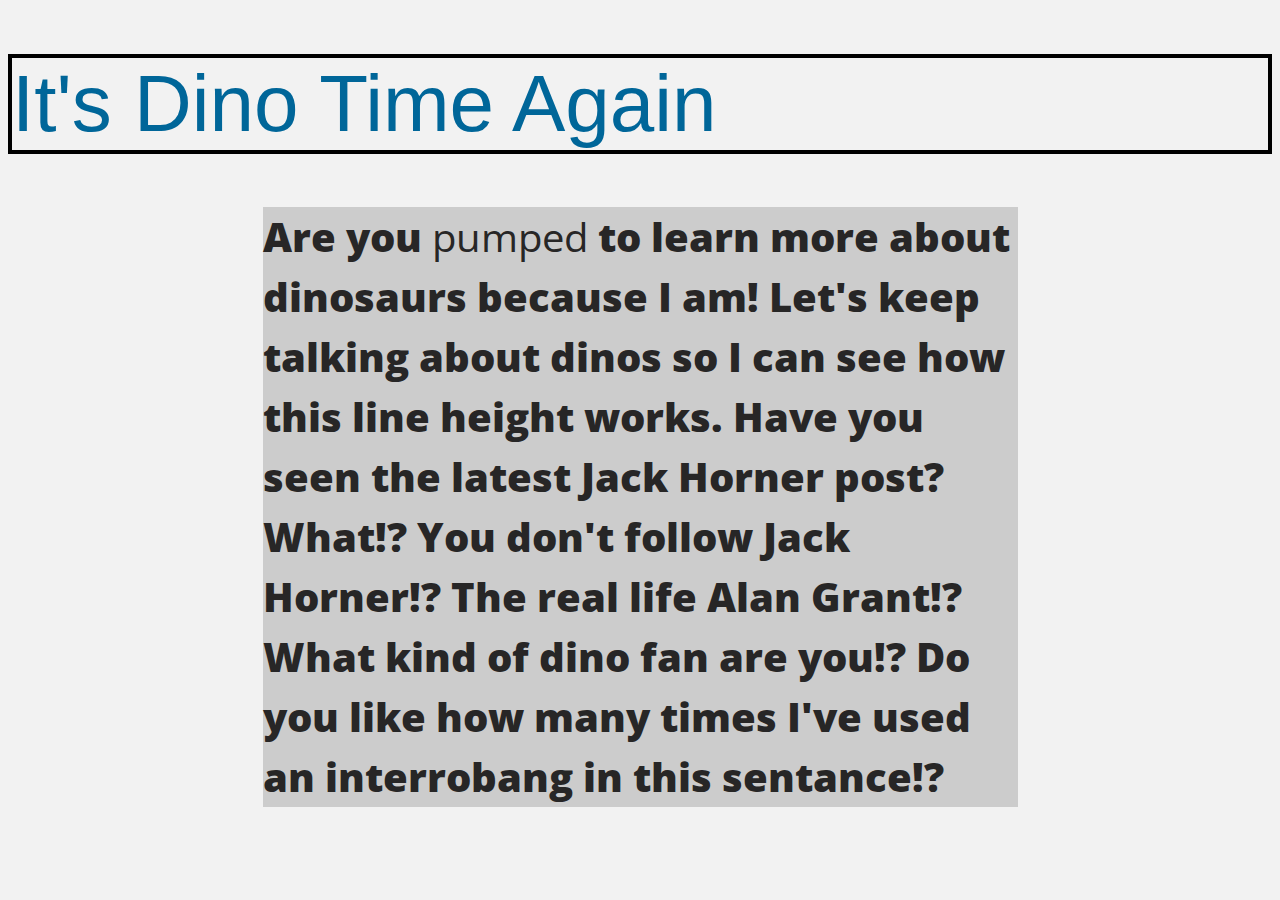
<file: Demos/02-BasicCSS/index.html>
<!doctype html>
<html>
	<head>
		<title>Heck Yeah Dinos!</title>
		<link href='http://fonts.googleapis.com/css?family=Open+Sans:400italic,800,400' rel='stylesheet' type='text/css'>
	</head>
	<style>
		body {
			background:#f2f2f2;
			color: #272626;
		}
		h1 {
			color: #006699;
			font-size: 80px;
			font-weight:lighter;
			font-family: Ubuntu, Helvetica, Arial, sans-serif;
			border: solid 4px black;
		}
		em {
			font-style: normal;
			font-weight: 400;
		}
		p {
			font-size: 40px;
			font-family: 'Open Sans', sans-serif;
			font-weight: 800;
			line-height: 1.5;
		}

		.container {
		width: 755px;
		background: #cccccc;
		margin: 0 auto;
		}



	</style>
	<body>
	<h1>It's Dino Time Again</h1>
	<div class="container">
		<p>Are you <em>pumped</em> to learn more about dinosaurs because I am! Let's keep talking about dinos so I can see how this line height works. Have you seen the latest Jack Horner post? What!? You don't follow Jack Horner!? The real life Alan Grant!? What kind of dino fan are you!? Do you like how many times I've used an interrobang in this sentance!? </p>
		
	</div>

	</body>

</html>
</file>
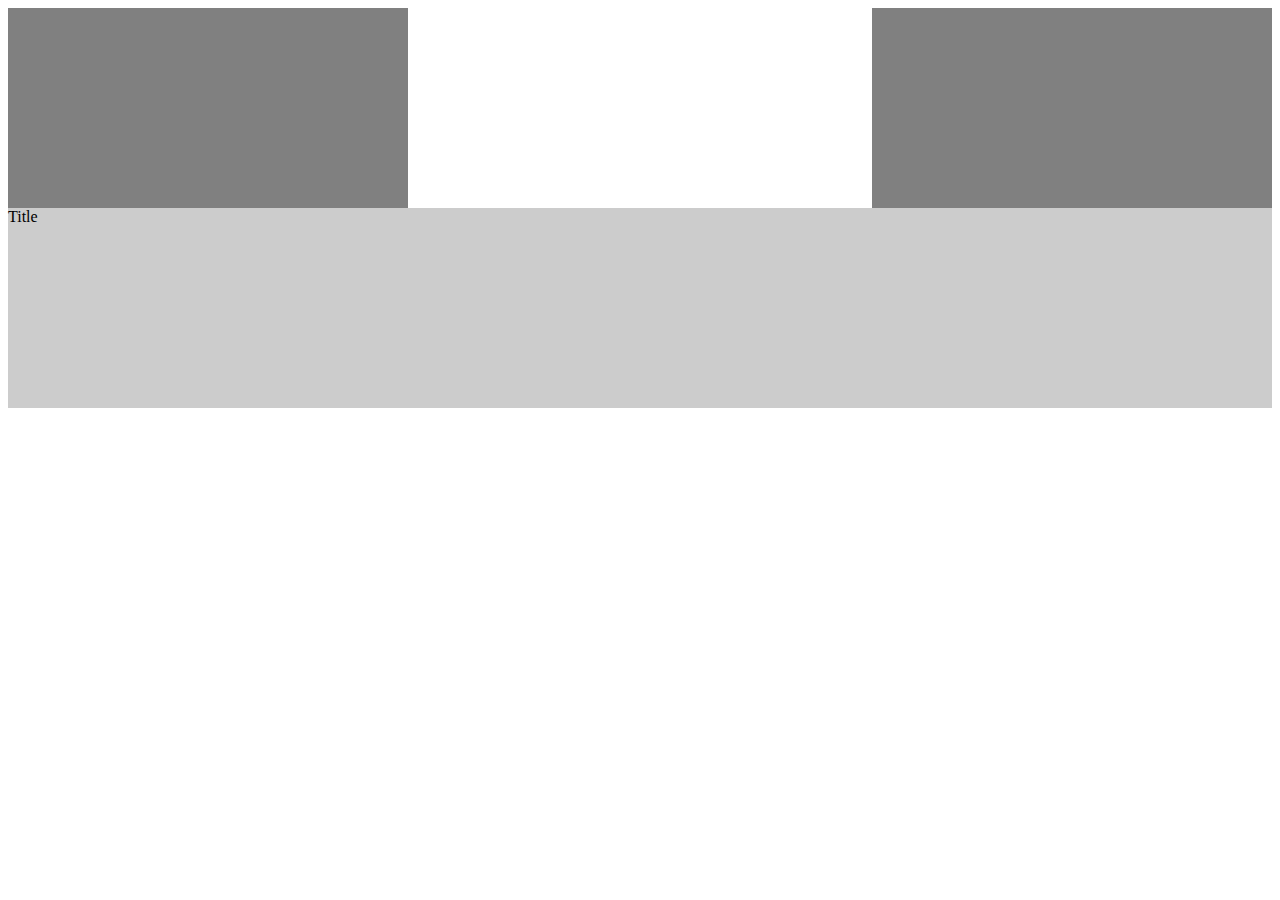
<file: Demos/03-MoreCSS/index.html>
<!doctype html>
<html>
	<head>
		<title>CSS Demo</title>
		<link href="css/master.css" rel="stylesheet"> 
	</head>

	<body>
	<!--- <div class="box"></div> -->
	
	<!-- <a href="#" class="logo">Jurassic Park</a> -->

	<div class="clearfix"> 
		<div class="square left"></div>
		<div class="square right"></div>
	</div>
	<div class="clearfix"> 
		<div class="square left"></div>
		<div class="square right"></div>
	</div>


	<div class="bar">Title</div>

	</head>
	<body>



	</body>
</html>
</file>
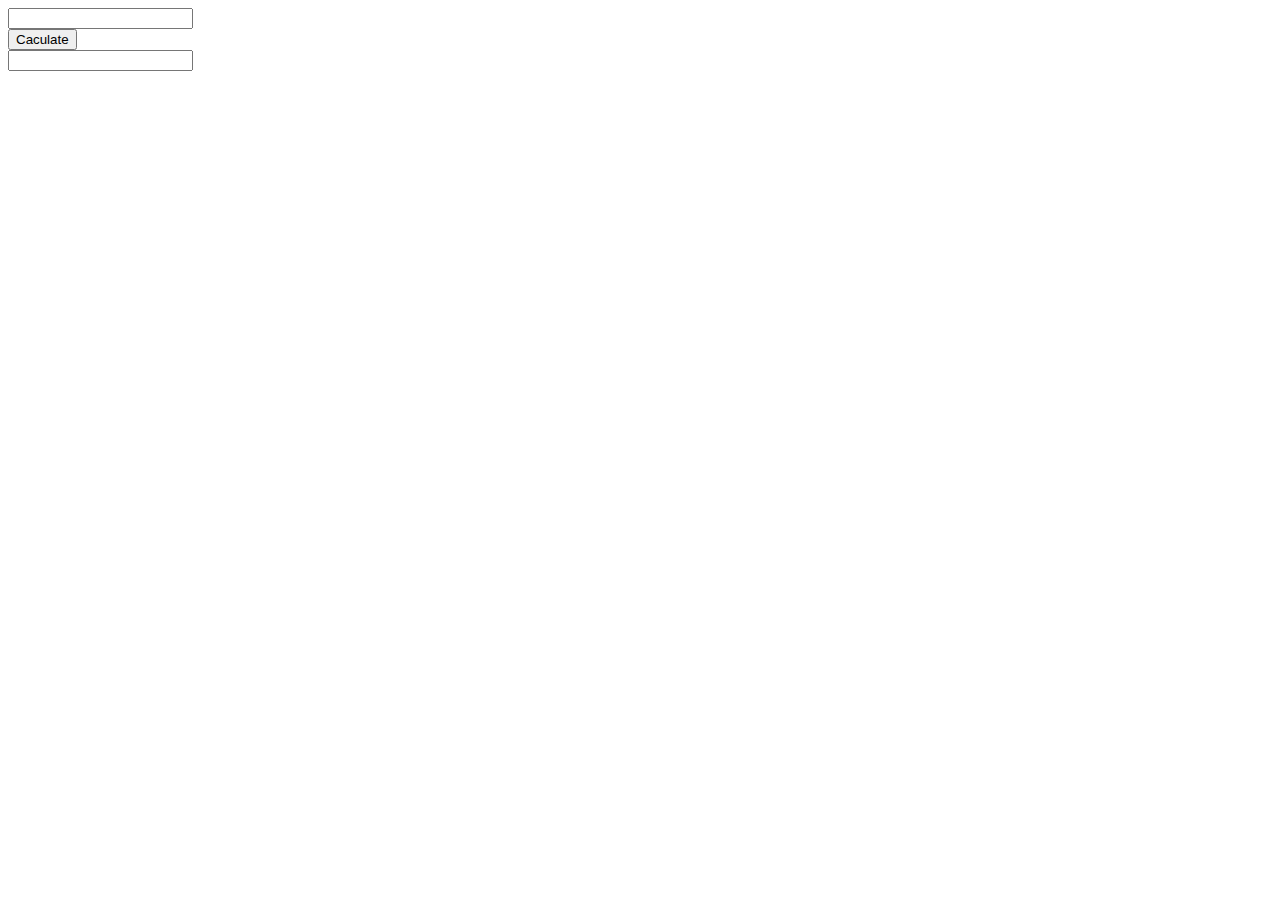
<file: Demos/04-Javascript/index.html>
<!doctype html>
<html>
	<head>
		<title>JS Demo</title>

		<script src="js/jquery-1.11.2.min.js"></script>
		<script src="js/main.js"></script>
	</head>
	<body>
		<input type="text" id="input" length="300"> 
		<br>
		<button id="button">Caculate</button>
		<br>
		<input type="text" id="output" length="100"> 

	</body>
</html>
</file>
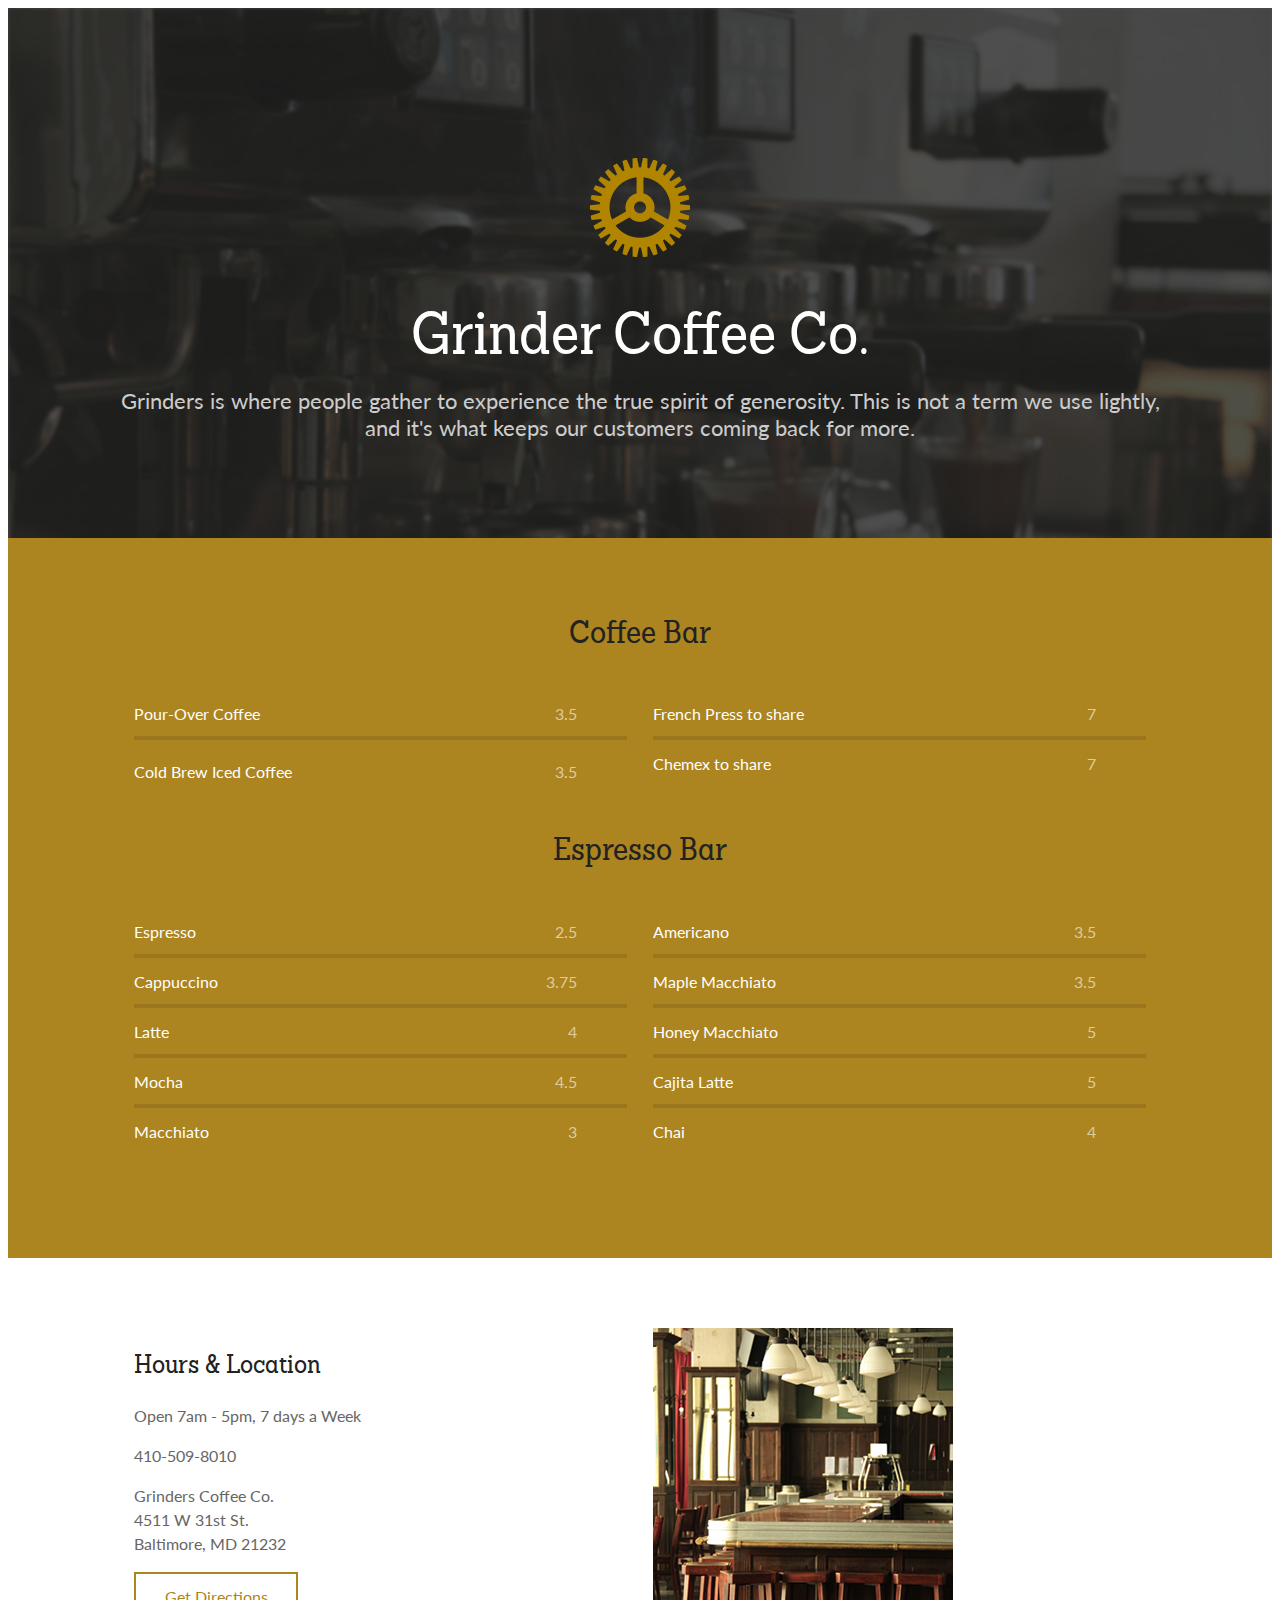
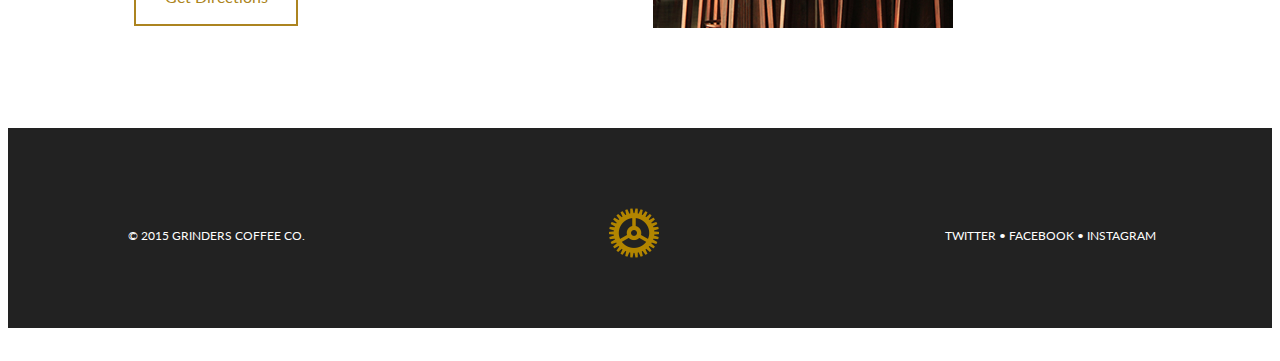
<file: Projects/03-CoffeeShop/index.html>
<!doctype html>
<html>
	<head>
		<title>Grinders Coffee Co.</title>
		<link href="master.css" rel="stylesheet">
		<link href='http://fonts.googleapis.com/css?family=Lato' rel='stylesheet' type='text/css'>
		<!--
/**
 * @license
 * MyFonts Webfont Build ID 2969105, 2015-02-10T01:44:16-0500
 * 
 * The fonts listed in this notice are subject to the End User License
 * Agreement(s) entered into by the website owner. All other parties are 
 * explicitly restricted from using the Licensed Webfonts(s).
 * 
 * You may obtain a valid license at the URLs below.
 * 
 * Webfont: SanchezCondensed by Latinotype
 * URL: http://www.myfonts.com/fonts/latinotype/sanchez-condensed/regular/
 * Copyright: Copyright (c) 2012 by Daniel hern&#x00C3;&#x00A1;ndez. All rights
 * reserved.
 * Licensed pageviews: 10,000
 * 
 * 
 * License: http://www.myfonts.com/viewlicense?type=web&buildid=2969105
 * 
 * © 2015 MyFonts Inc
*/

	-->
	<link rel="stylesheet" type="text/css" href="MyFontsWebfontsKit.css">

	</head>

	<header>
		<div class="main">
			<img src="images/logo_large.png" alt="Grinder Coffee Co">
			<h1> Grinder Coffee Co. </h1>
			<p class="main"> Grinders is where people gather to experience the true spirit of generosity. This is not a term we use lightly, and it&#39;s what keeps our customers coming back for more.</p>
		</div>
	</header>
	<section class="menu">
		<div class="menuhead">
			<h2> Coffee Bar </h2>
		</div>
		<div class="clearfix">
			<div class="coffee left">
				<dl>
					<dt> Pour-Over Coffee </dt>
					<dd> 3.5 </dd>
				</dl>
					<br><hr>
				<dl>
					<dt> Cold Brew Iced Coffee </dt>
					<dd> 3.5 </dd>
				</dl>
			</div>
			<div class="coffee right">
				<dl>
					<dt> French Press to share </dt>
					<dd> 7 </dd>
					<br><hr>
					<dt> Chemex to share </dt>
					<dd> 7 </dd>
				</dl>
			</div>
		</div>
		<div class="menuhead espresso">
			<h2> Espresso Bar </h2>
		</div>
		<div class="clearfix">
			<div class="coffee left">
				<dl>
					<dt> Espresso </dt>
					<dd> 2.5 </dd>
					<br><hr>
					<dt> Cappuccino </dt>
					<dd> 3.75 </dd>
					<br><hr>
					<dt> Latte </dt>
					<dd> 4 </dd>
					<br><hr>
					<dt> Mocha </dt>
					<dd> 4.5 </dd>
					<br><hr>
					<dt> Macchiato </dt>
					<dd> 3 </dd>
				</dl>
			</div>
		</div>
			<div class="coffee right">
				<dl>
					<dt> Americano </dt>
					<dd> 3.5 </dd>
					<br><hr>
					<dt> Maple Macchiato </dt>
					<dd> 3.5 </dd>
					<br><hr>
					<dt> Honey Macchiato </dt>
					<dd> 5 </dd>
					<br><hr>
					<dt> Cajita Latte </dt>
					<dd> 5 </dd>
					<br><hr>
					<dt> Chai </dt>
					<dd> 4 </dd>
				</dl>
			</div>
	</section>

	<section class="location">
		<div class="clearfix">
			<div class="map left">
				<h3>Hours &amp; Location</h3>
				<p>Open 7am - 5pm, 7 days a Week</p>
				<p>410-509-8010</p>
				<p>Grinders Coffee Co.
					<br>4511 W 31st St. 
					<br>Baltimore, MD 21232
				</p>
				<a href="#"><div class="button">
					<p>Get Directions</p>
			</div></a>
		</div>
			<div class="map right">
				<img src="images/location.jpg" alt="photo of store">
			</div>
		</div>
	</section>
	</body> 

	<footer>
		<div class="clearfix">
			<div class="foot">
				&copy; 2015 Grinders Coffee Co.
			</div>
			<div class="foot icon">
				<img src="images/logo_small.png" alt="logo">
			</div>
			<div class="foot">
				Twitter &#8226; Facebook &#8226; Instagram
			</div>
		</div>
	</footer>
</html>
</file>
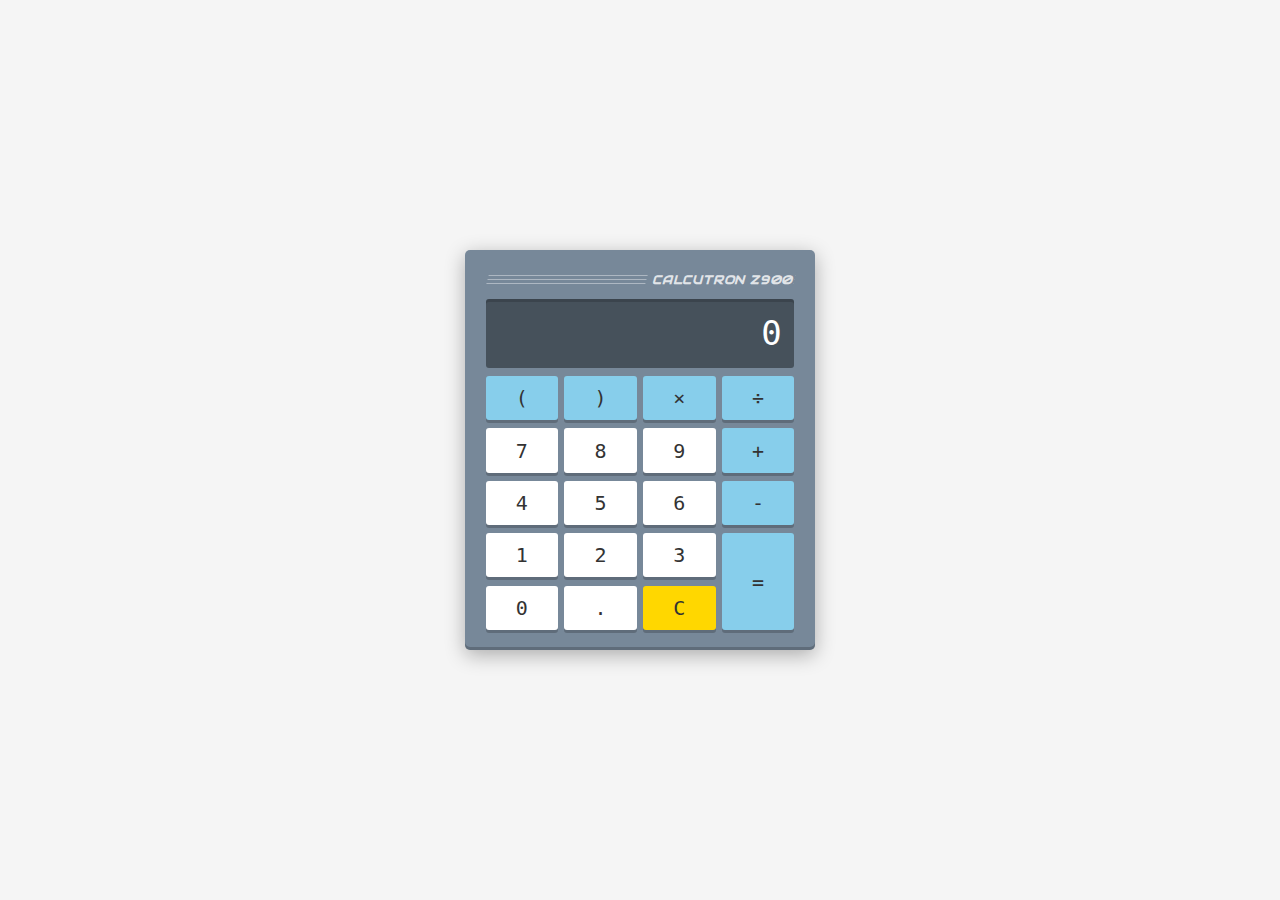
<file: Projects/04-Calculator/index.html>
<!DOCTYPE html>
<html>
	<head>
		<meta name="viewport" content="width=device-width, user-scalable=no">

		<title>Calcutron</title>

		<link href="http://fonts.googleapis.com/css?family=Audiowide" rel="stylesheet">
		<link href="css/main.css" rel="stylesheet">

		<script src="js/jquery-1.11.2.min.js"></script>
		<script src="js/main.js"></script>
	</head>
	<body>
		<div class="calculator">
			<div class="container">
				<header class="header">
					<h1 class="title">Calcutron z900</h1>
				</header>
				<input type="text" name="output" value="0" class="display" readonly>
				<button type="button" class="button operator" data-action="(">(</button>
				<button type="button" class="button operator" data-action=")">)</button>
				<button type="button" class="button operator" data-action="*">&#215;</button>
				<button type="button" class="button operator" data-action="/">&#247;</button>
				<button type="button" class="button digit" data-action="7">7</button>
				<button type="button" class="button digit" data-action="8">8</button>
				<button type="button" class="button digit" data-action="9">9</button>
				<button type="button" class="button operator" data-action="+">+</button>
				<button type="button" class="button digit" data-action="4">4</button>
				<button type="button" class="button digit" data-action="5">5</button>
				<button type="button" class="button digit" data-action="6">6</button>
				<button type="button" class="button operator" data-action="-">-</button>
				<button type="button" class="button digit" data-action="1">1</button>
				<button type="button" class="button digit" data-action="2">2</button>
				<button type="button" class="button digit" data-action="3">3</button>
				<button type="button" class="button tall right equals">=</button>
				<button type="button" class="button digit" data-action="0">0</button>
				<button type="button" class="button digit" data-action=".">.</button>
				<button type="button" class="button clear">C</button>
			</div>
		</div>
	</body>
</html>
</file>
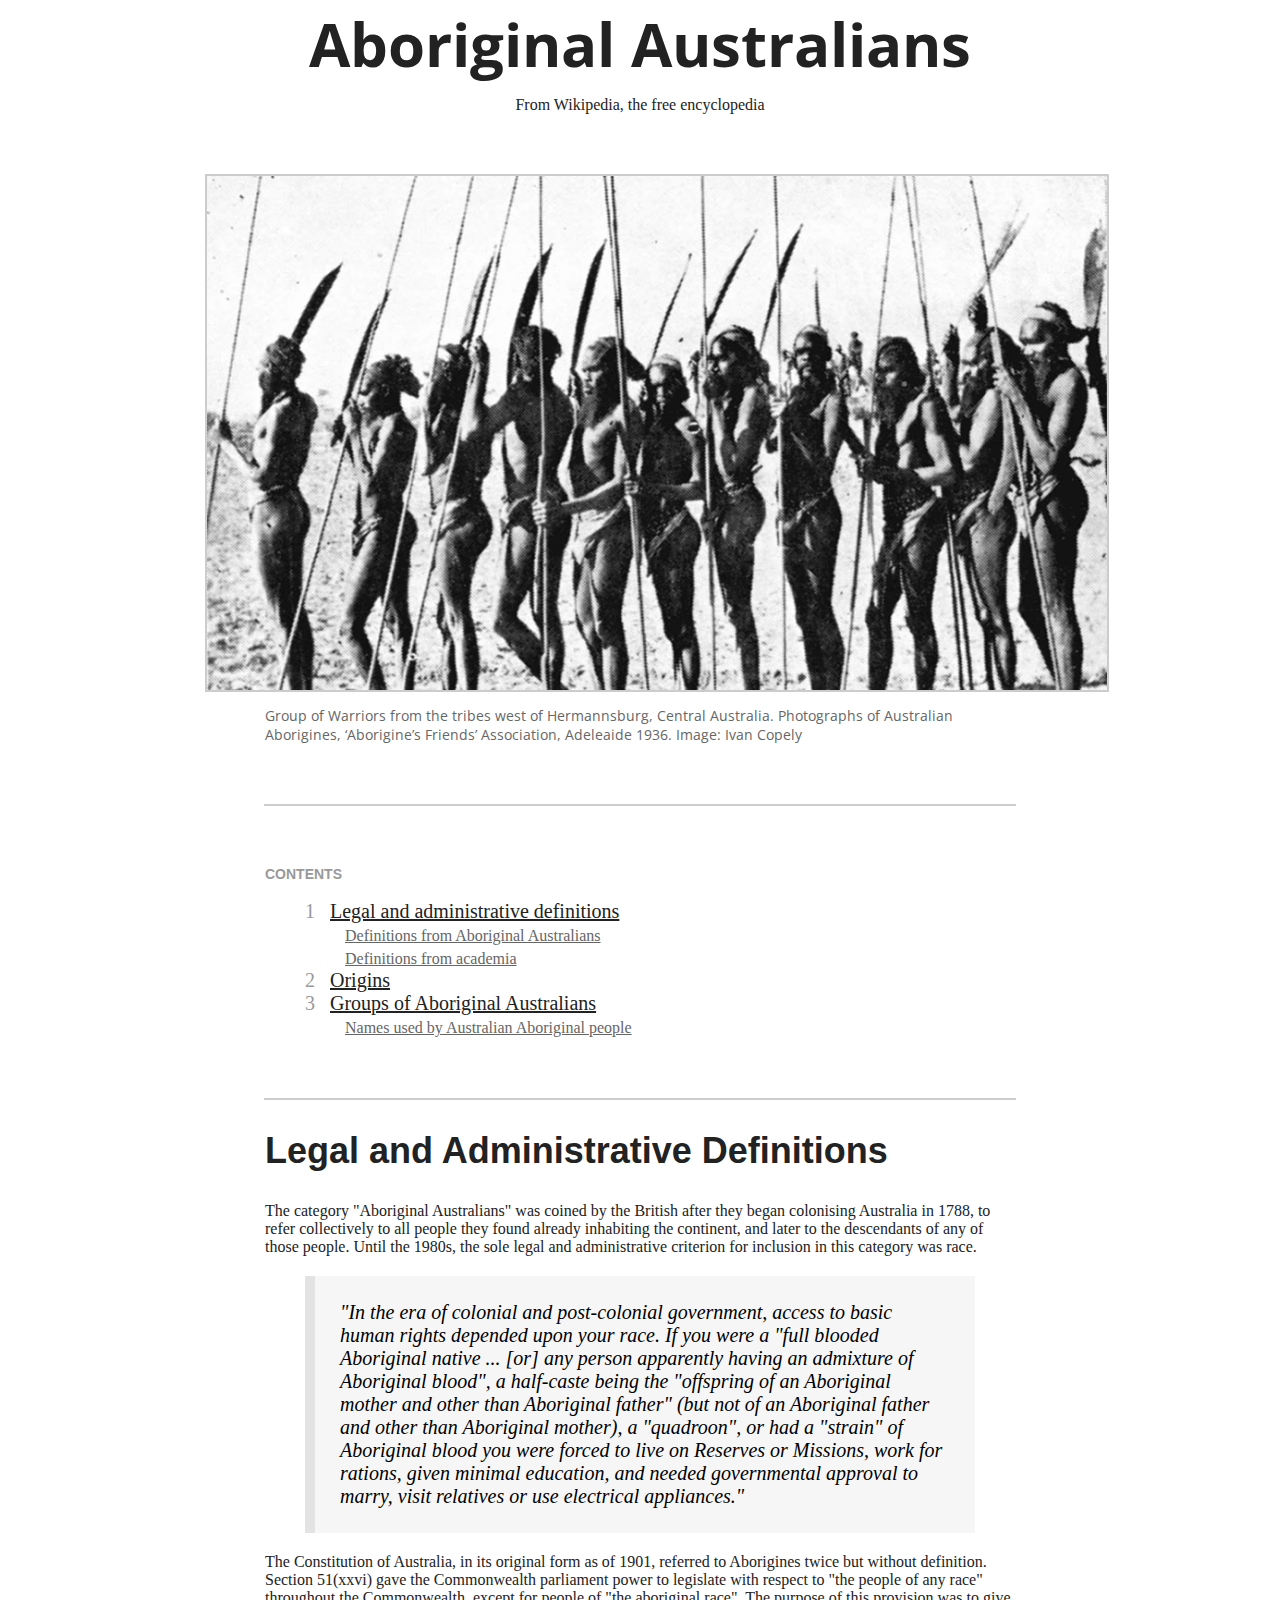
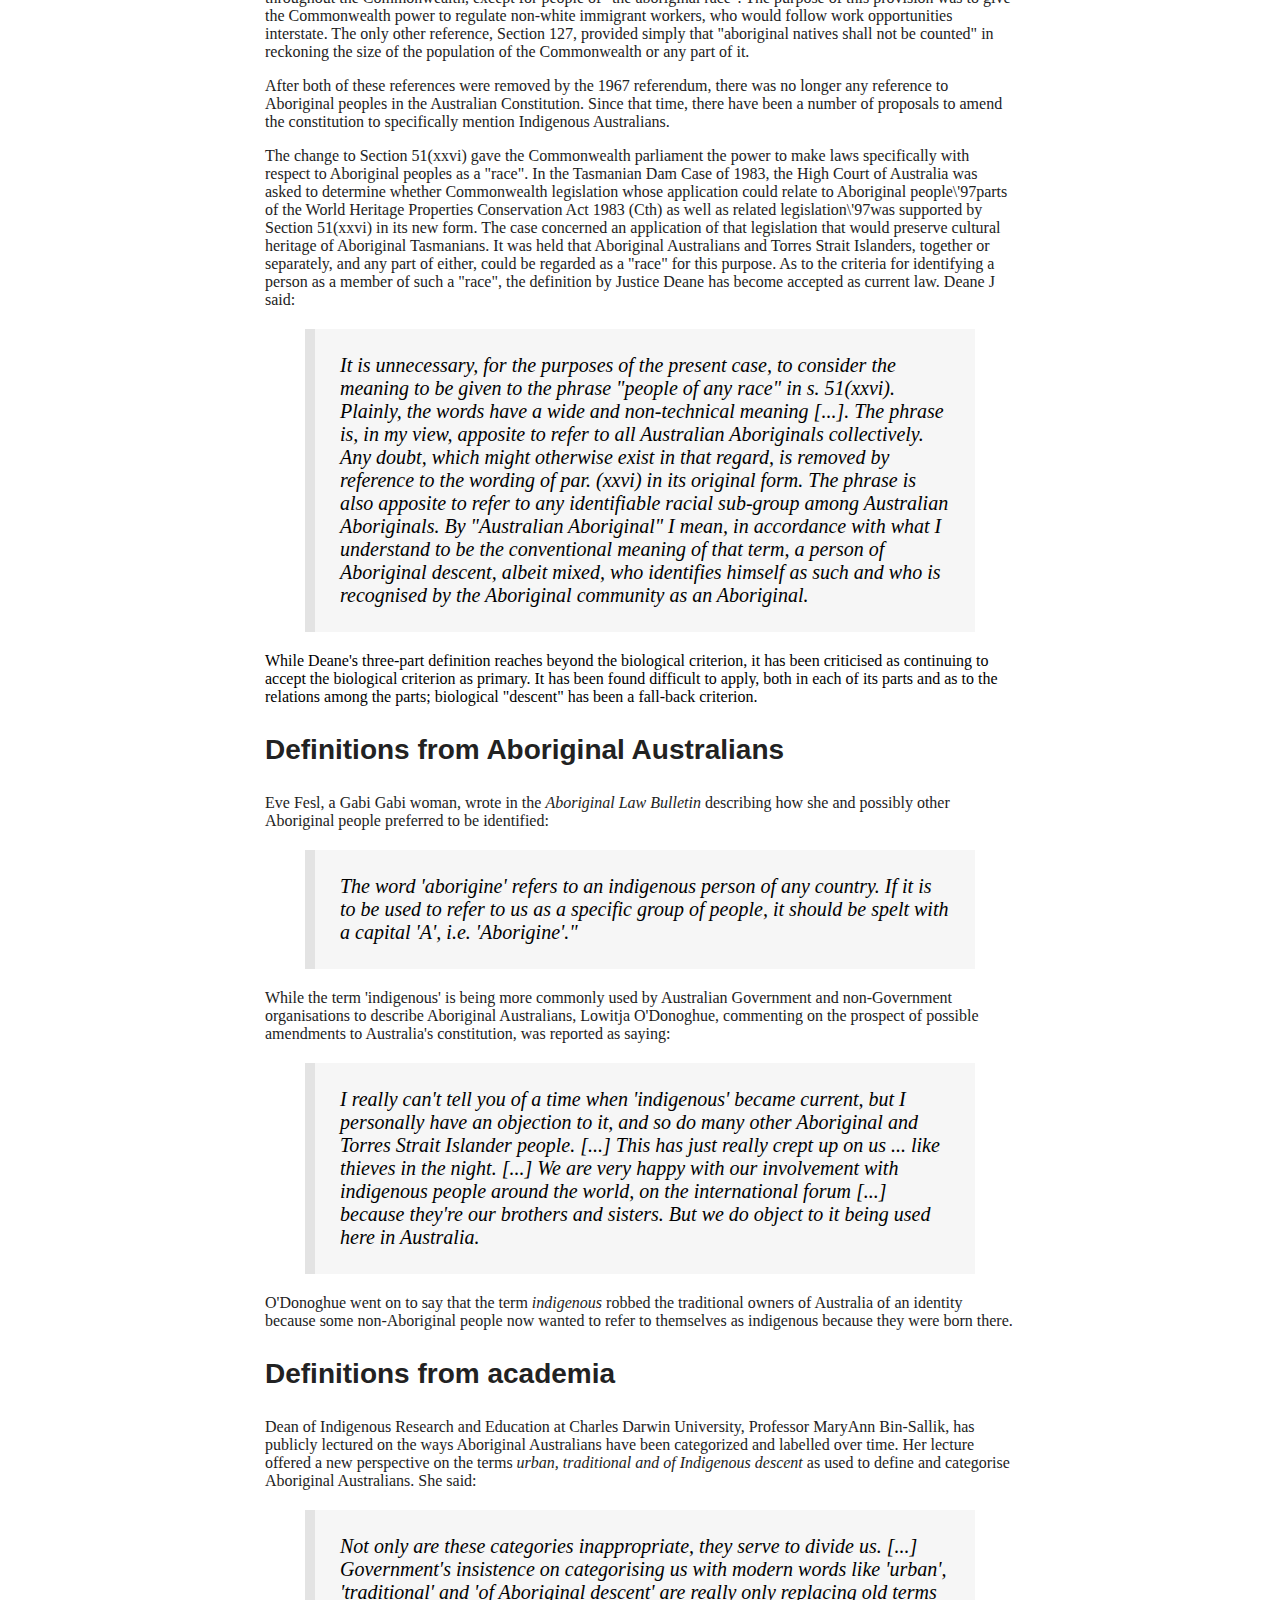
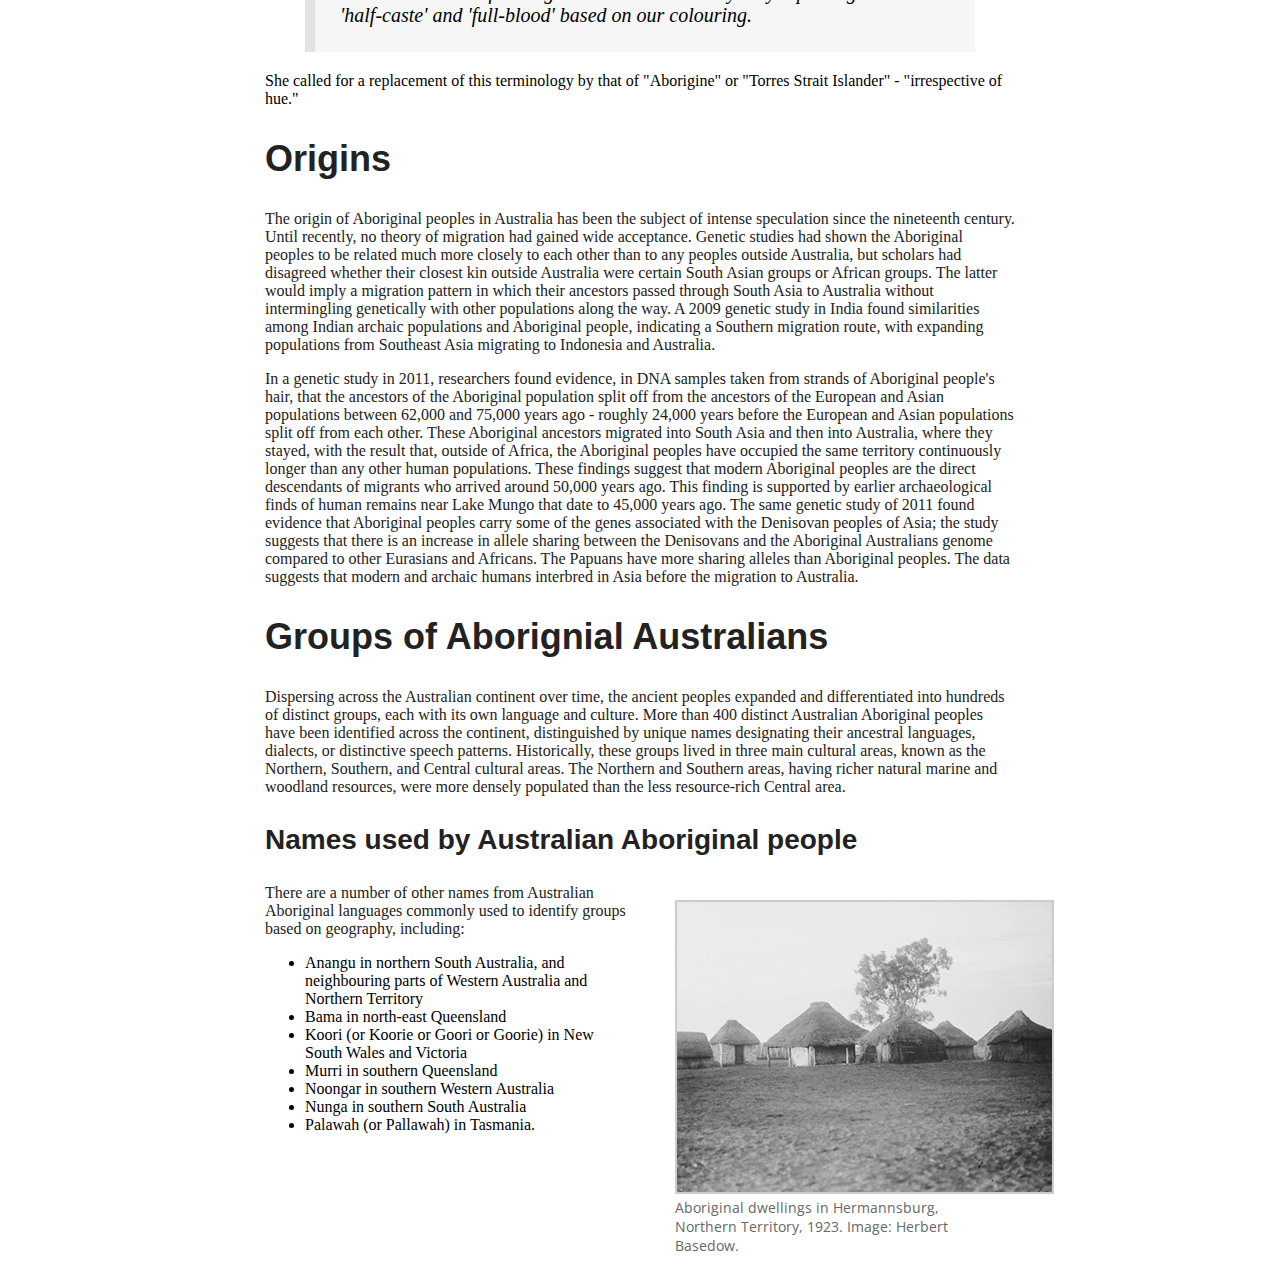
<file: Projects/02-ArticleStyle/_assets/index.html>
<!doctype html>
<head> 
	<title>Aboriginal Australians</title>
	<link href='http://fonts.googleapis.com/css?family=Open+Sans:400italic,800,400' rel='stylesheet' type='text/css'>
</head>
<style>
	h1 {
		font-family: "Open Sans", Ubuntu, Helvetica, Arial, sans-serif;
		font-weight: 800px;
		color: #222222;
		text-align: center;
		font-size: 60px;
		margin: -5px;
	}

	.sub {
		font-family: Georgia;
		font-size: 20px;
		color: #999999;
		text-align: center;
	}

	figcaption {
		color: #666666;
		font-family: "Open Sans", Ubuntu, Helvetica, Arial, sans-serif;
		font-size: 14px;
	}

	.headimg {width: 950px;
		margin: 60px auto;
	}

	img {
		border: solid #cccccc 2px;
	}

	hr {
		width: 750px;
		border: #cccccc solid 1px;
	}

	.cap1 {
		width:750px;
		margin: 10px auto;
	}

	nav {
		width: 750px;
		margin: 60px auto;
	}

	li.list1 {
		color: #999999;
		font-family: Georgia, serif;
		font-size: 20px
	}

	.nav1 {
		color: #222222;
		font-family: Georgia, serif;
		font-size: 20px;
	}

	.nav2 {
		color: #666666;
		font-family: Georgia, serif;
		font-size: 16px;
	}

	ol.list1  { 
   		counter-reset: item;
    	list-style-type: none;
	}

	li.list1  { 
		display: block; 
	}
	li.list1:before { 
    	content: counter(item) "  "; 
    	counter-increment: item 
	}

	.listspace {
		position: relative; 
		left: 10px; 
	}

	h4 {
		color: #999999;
		font-family: "Open Sans Extra Bold", Ubuntu, Helvetica, Arial, sans-serif;
		font-size: 14px;
		text-transform: uppercase;
	}

	ul.list1 {
		list-style-type: none;
	}

	h2 {
		font-family: "Open Sans Extra Bold", Ubuntu, Helvetica, Arial, sans-serif;
		color: #222222;
		font-size: 36px;
	}

	p {
		font-family: Georgia, serif;
		color: #222222;
		font-size: 16px;
	}

	.main {
		width: 750px;
		margin: 0 auto;
	}

	blockquote {
		background: #f6f6f6;
		border: 0px;
		border-left: 10px;
		border-color: #e3e3e3;
		border-style: solid;
		padding: 25px;
		font-family: Georgia, serif;
		font-size: 20px;
		font-color: #222222;
		font-style: italic; 
	}

.sideimg {
	width: 380px;
	float: right;
	}

h3 {
	font-family: "Open Sans Extra Bold", Ubuntu, Helvetica, Arial, sans-serif;
	color: #222222;
	font-size: 28px;

}

li.list2 {
	font-family: Georgia, serif;
	color: #222222;
	font-size: 16px;
}

</style>

<main>
	<h1>Aboriginal Australians</h1>	
	<div class="sub"> 
		<p>From Wikipedia, the free encyclopedia</p>
	</div>

	<div class="headimg">
		<figure>
			<img width="900" src="images/aboriginal-australians.jpg" alt="Group of aboriginal warriors">
				<figcaption>
					<div class="cap1">
					Group of Warriors from the tribes west of Hermannsburg, Central Australia. Photographs of Australian Aborigines, &#8216;Aborigine&#8217;s Friends&#8217; Association, Adeleaide 1936. Image: Ivan Copely
					</div>
				</figcaption>
		</figure>
	</div>

<hr>

</main>

<nav>
	<h4> Contents </h4>
	<p>
		<ol class="list1">
			<li class="list1">
				<span class="listspace">
					<a href="#Legal" class="nav1">Legal and administrative definitions</a>
				</span>
				<ul class="list1">
					<li><a href="#DefAb" class="nav2">Definitions from Aboriginal Australians</a></li>
					<li><a href="#DefAc" class="nav2">Definitions from academia</a>
				</ul>
			</li>
			<li class="list1">
				<span class="listspace">
					<a href="#Origins" class="nav1">Origins</a>
				</span>
			</li>
			<li class="list1">
				<span class="listspace">
					<a href="#Groups" class="nav1">Groups of Aboriginal Australians</a>
				</span>
				<ul class="list1">
					<li><a href="#Names" class="nav2">Names used by Australian Aboriginal people</a></li>
				</ul>
			</li>
		</ol> </p>
</nav>

<hr>

<div id="Legal" class="main">
	<h2> Legal and Administrative Definitions </h2>
	<p>
		The category "Aboriginal Australians" was coined by the British after they began colonising Australia in 1788, to refer collectively to all people they found already inhabiting the continent, and later to the descendants of any of those people. Until the 1980s, the sole legal and administrative criterion for inclusion in this category was race.
		<blockquote>
			"In the era of colonial and post-colonial government, access to basic human rights depended upon your race. If you were a "full blooded Aboriginal native ... [or] any person apparently having an admixture of Aboriginal blood", a half-caste being the "offspring of an Aboriginal mother and other than Aboriginal father" (but not of an Aboriginal father and other than Aboriginal mother), a "quadroon", or had a "strain" of Aboriginal blood you were forced to live on Reserves or Missions, work for rations, given minimal education, and needed governmental approval to marry, visit relatives or use electrical appliances."
		</blockquote>
	</p>
	<p>
		The Constitution of Australia, in its original form as of 1901, referred to Aborigines twice but without definition. Section 51(xxvi) gave the Commonwealth parliament power to legislate with respect to "the people of any race" throughout the Commonwealth, except for people of "the aboriginal race". The purpose of this provision was to give the Commonwealth power to regulate non-white immigrant workers, who would follow work opportunities interstate. The only other reference, Section 127, provided simply that "aboriginal natives shall not be counted" in reckoning the size of the population of the Commonwealth or any part of it.
	</p>
	<p>
		After both of these references were removed by the 1967 referendum, there was no longer any reference to Aboriginal peoples in the Australian Constitution. Since that time, there have been a number of proposals to amend the constitution to specifically mention Indigenous Australians.
	</p>
</div>
<div class="main"> 
	<p>
		The change to Section 51(xxvi) gave the Commonwealth parliament the power to make laws specifically with respect to Aboriginal peoples as a "race". In the Tasmanian Dam Case of 1983, the High Court of Australia was asked to determine whether Commonwealth legislation whose application could relate to Aboriginal people\'97parts of the World Heritage Properties Conservation Act 1983 (Cth) as well as related legislation\'97was supported by Section 51(xxvi) in its new form. The case concerned an application of that legislation that would preserve cultural heritage of Aboriginal Tasmanians. It was held that Aboriginal Australians and Torres Strait Islanders, together or separately, and any part of either, could be regarded as a "race" for this purpose. As to the criteria for identifying a person as a member of such a "race", the definition by Justice Deane has become accepted as current law. Deane J said:
			<blockquote>
				It is unnecessary, for the purposes of the present case, to consider the meaning to be given to the phrase "people of any race" in s. 51(xxvi). Plainly, the words have a wide and non-technical meaning [...]. The phrase is, in my view, apposite to refer to all Australian Aboriginals collectively. Any doubt, which might otherwise exist in that regard, is removed by reference to the wording of par. (xxvi) in its original form. The phrase is also apposite to refer to any identifiable racial sub-group among Australian Aboriginals. By "Australian Aboriginal" I mean, in accordance with what I understand to be the conventional meaning of that term, a person of Aboriginal descent, albeit mixed, who identifies himself as such and who is recognised by the Aboriginal community as an Aboriginal.
			</blockquote>
		While Deane's three-part definition reaches beyond the biological criterion, it has been criticised as continuing to accept the biological criterion as primary. It has been found difficult to apply, both in each of its parts and as to the relations among the parts; biological "descent" has been a fall-back criterion. 
	</p>
</div>

<div id="DefAb" class="main">
	<h3>Definitions from Aboriginal Australians</h3>
	<p>Eve Fesl, a Gabi Gabi woman, wrote in the <em> Aboriginal Law Bulletin </em>describing how she and possibly other Aboriginal people preferred to be identified:
		<blockquote> The word 'aborigine' refers to an indigenous person of any country. If it is to be used to refer to us as a specific group of people, it should be spelt with a capital 'A', i.e. 'Aborigine'." </blockquote> </p>
	<p>While the term 'indigenous' is being more commonly used by Australian Government and non-Government organisations to describe Aboriginal Australians, Lowitja O'Donoghue, commenting on the prospect of possible amendments to Australia's constitution, was reported as saying:
		<blockquote>I really can't tell you of a time when 'indigenous' became current, but I personally have an objection to it, and so do many other Aboriginal and Torres Strait Islander people. [...] This has just really crept up on us ... like thieves in the night. [...] We are very happy with our involvement with indigenous people around the world, on the international forum [...] because they're our brothers and sisters. But we do object to it being used here in Australia.</blockquote>
	<p>O'Donoghue went on to say that the term <em> indigenous </em> robbed the traditional owners of Australia of an identity because some non-Aboriginal people now wanted to refer to themselves as indigenous because they were born there.</p>
</div>
<div id="DefAc" class="main">
	<h3>Definitions from academia</h3>
	<p>Dean of Indigenous Research and Education at Charles Darwin University, Professor MaryAnn Bin-Sallik, has publicly lectured on the ways Aboriginal Australians have been categorized and labelled over time. Her lecture offered a new perspective on the terms <em> urban, traditional and of Indigenous descent </em> as used to define and categorise Aboriginal Australians. She said:
		<blockquote>Not only are these categories inappropriate, they serve to divide us. [...] Government's insistence on categorising us with modern words like 'urban', 'traditional' and 'of Aboriginal descent' are really only replacing old terms 'half-caste' and 'full-blood' based on our colouring. </blockquote>
	She called for a replacement of this terminology by that of "Aborigine" or "Torres Strait Islander" - "irrespective of hue."</p>
</div>

<div id="Origins" class="main">
	<h2>Origins</h2>
	<p>The origin of Aboriginal peoples in Australia has been the subject of intense speculation since the nineteenth century. Until recently, no theory of migration had gained wide acceptance. Genetic studies had shown the Aboriginal peoples to be related much more closely to each other than to any peoples outside Australia, but scholars had disagreed whether their closest kin outside Australia were certain South Asian groups or African groups. The latter would imply a migration pattern in which their ancestors passed through South Asia to Australia without intermingling genetically with other populations along the way. A 2009 genetic study in India found similarities among Indian archaic populations and Aboriginal people, indicating a Southern migration route, with expanding populations from Southeast Asia migrating to Indonesia and Australia.</p>
	<p>In a genetic study in 2011, researchers found evidence, in DNA samples taken from strands of Aboriginal people's hair, that the ancestors of the Aboriginal population split off from the ancestors of the European and Asian populations between 62,000 and 75,000 years ago - roughly 24,000 years before the European and Asian populations split off from each other. These Aboriginal ancestors migrated into South Asia and then into Australia, where they stayed, with the result that, outside of Africa, the Aboriginal peoples have occupied the same territory continuously longer than any other human populations. These findings suggest that modern Aboriginal peoples are the direct descendants of migrants who arrived around 50,000 years ago. This finding is supported by earlier archaeological finds of human remains near Lake Mungo that date to 45,000 years ago. The same genetic study of 2011 found evidence that Aboriginal peoples carry some of the genes associated with the Denisovan peoples of Asia; the study suggests that there is an increase in allele sharing between the Denisovans and the Aboriginal Australians genome compared to other Eurasians and Africans. The Papuans have more sharing alleles than Aboriginal peoples. The data suggests that modern and archaic humans interbred in Asia before the migration to Australia.</p>
</div>

<div id="Groups" class="main">
<h2>Groups of Aborignial Australians</h2>
	<p>Dispersing across the Australian continent over time, the ancient peoples expanded and differentiated into hundreds of distinct groups, each with its own language and culture. More than 400 distinct Australian Aboriginal peoples have been identified across the continent, distinguished by unique names designating their ancestral languages, dialects, or distinctive speech patterns. Historically, these groups lived in three main cultural areas, known as the Northern, Southern, and Central cultural areas. The Northern and Southern areas, having richer natural marine and woodland resources, were more densely populated than the less resource-rich Central area.</p>
</div>
<div id="Names" class="main">
	<h3> Names used by Australian Aboriginal people </h3>
	<div class="sideimg">
		<figure>
			<img src="images/aboriginal-dwellings.jpg" alt="Aborignal Dwellings">
				<figcaption>
					Aboriginal dwellings in Hermannsburg, Northern Territory, 1923. Image: Herbert Basedow.
				</figcaption>
		</figure>
	</div>
	<p>There are a number of other names from Australian Aboriginal languages commonly used to identify groups based on geography, including:
		<ul class="list2">
			<li>Anangu in northern South Australia, and neighbouring parts of Western Australia and Northern Territory</li>
			<li>Bama in north-east Queensland</li>
			<li>Koori (or Koorie or Goori or Goorie) in New South Wales and Victoria</li>
			<li>Murri in southern Queensland</li>
			<li>Noongar in southern Western Australia</li>
			<li>Nunga in southern South Australia</li>
			<li>Palawah (or Pallawah) in Tasmania.</li>
			</ul> </p>
	</div>
</file>
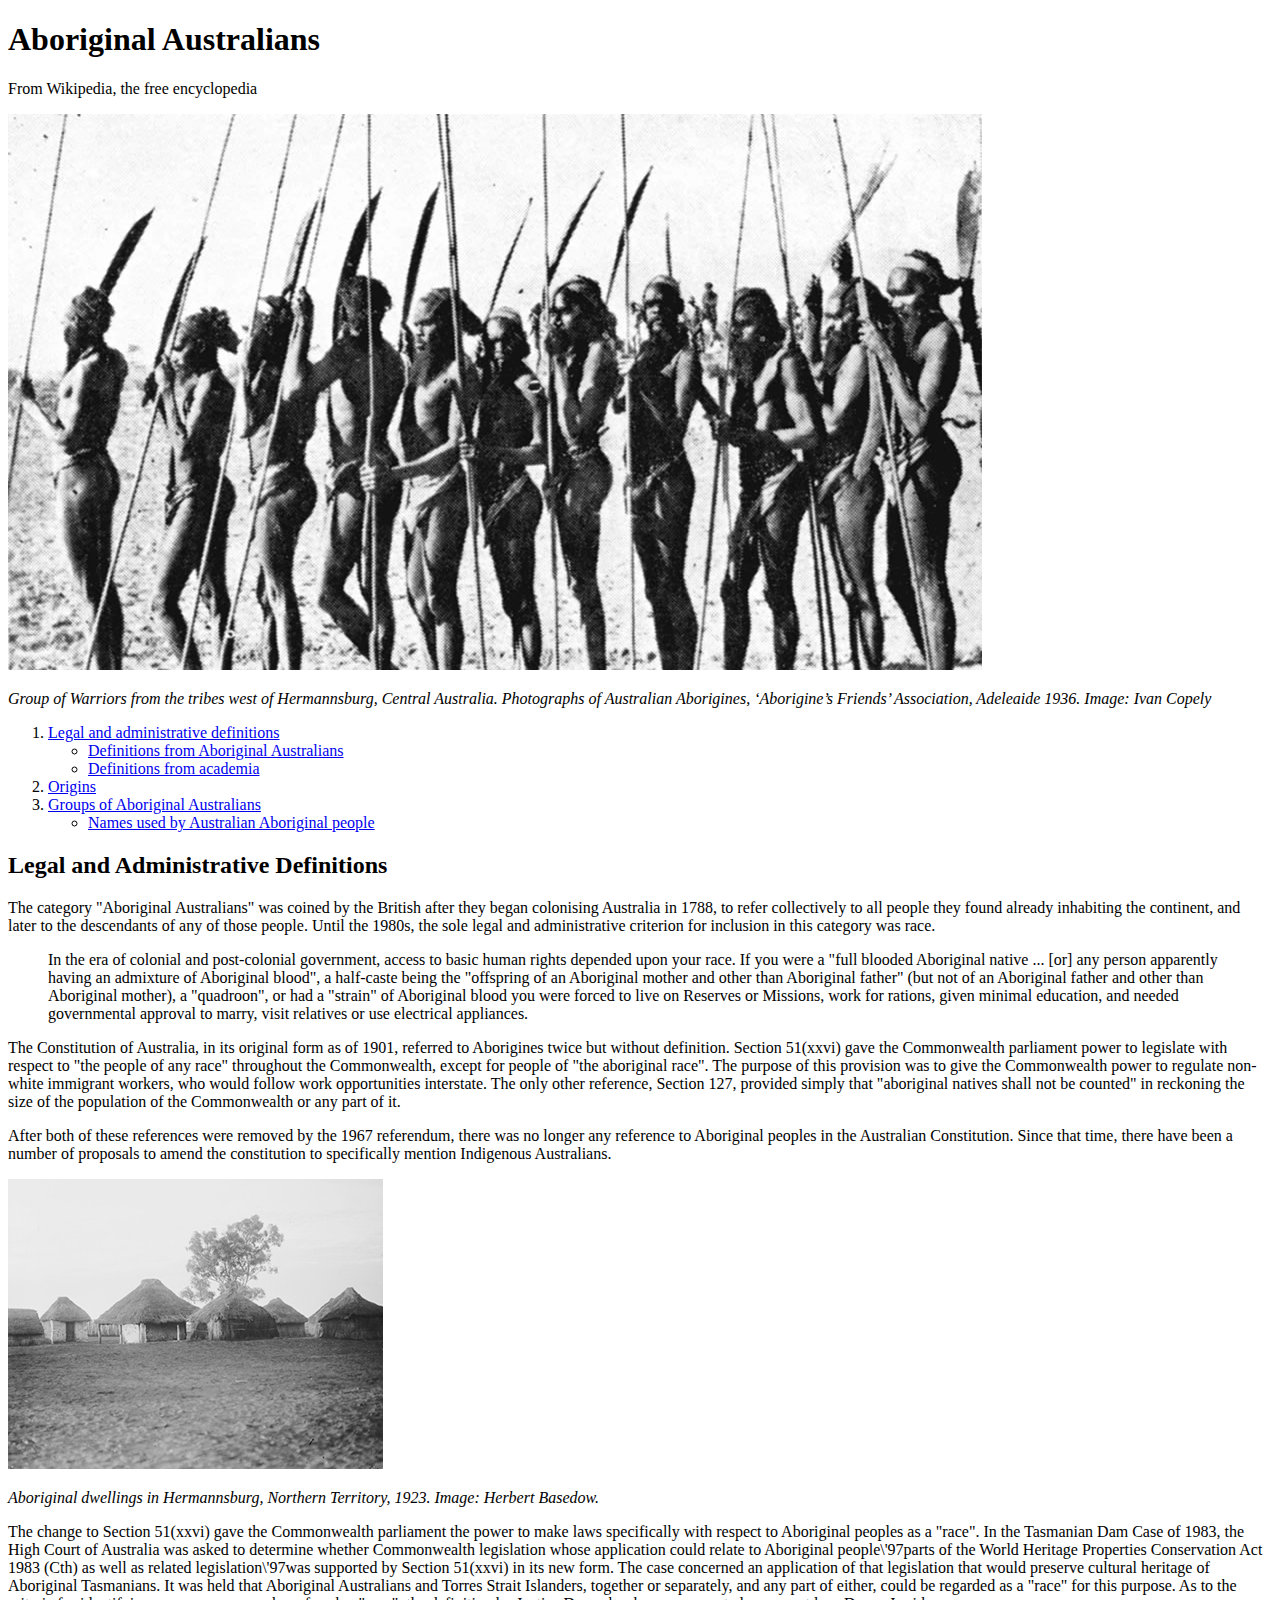
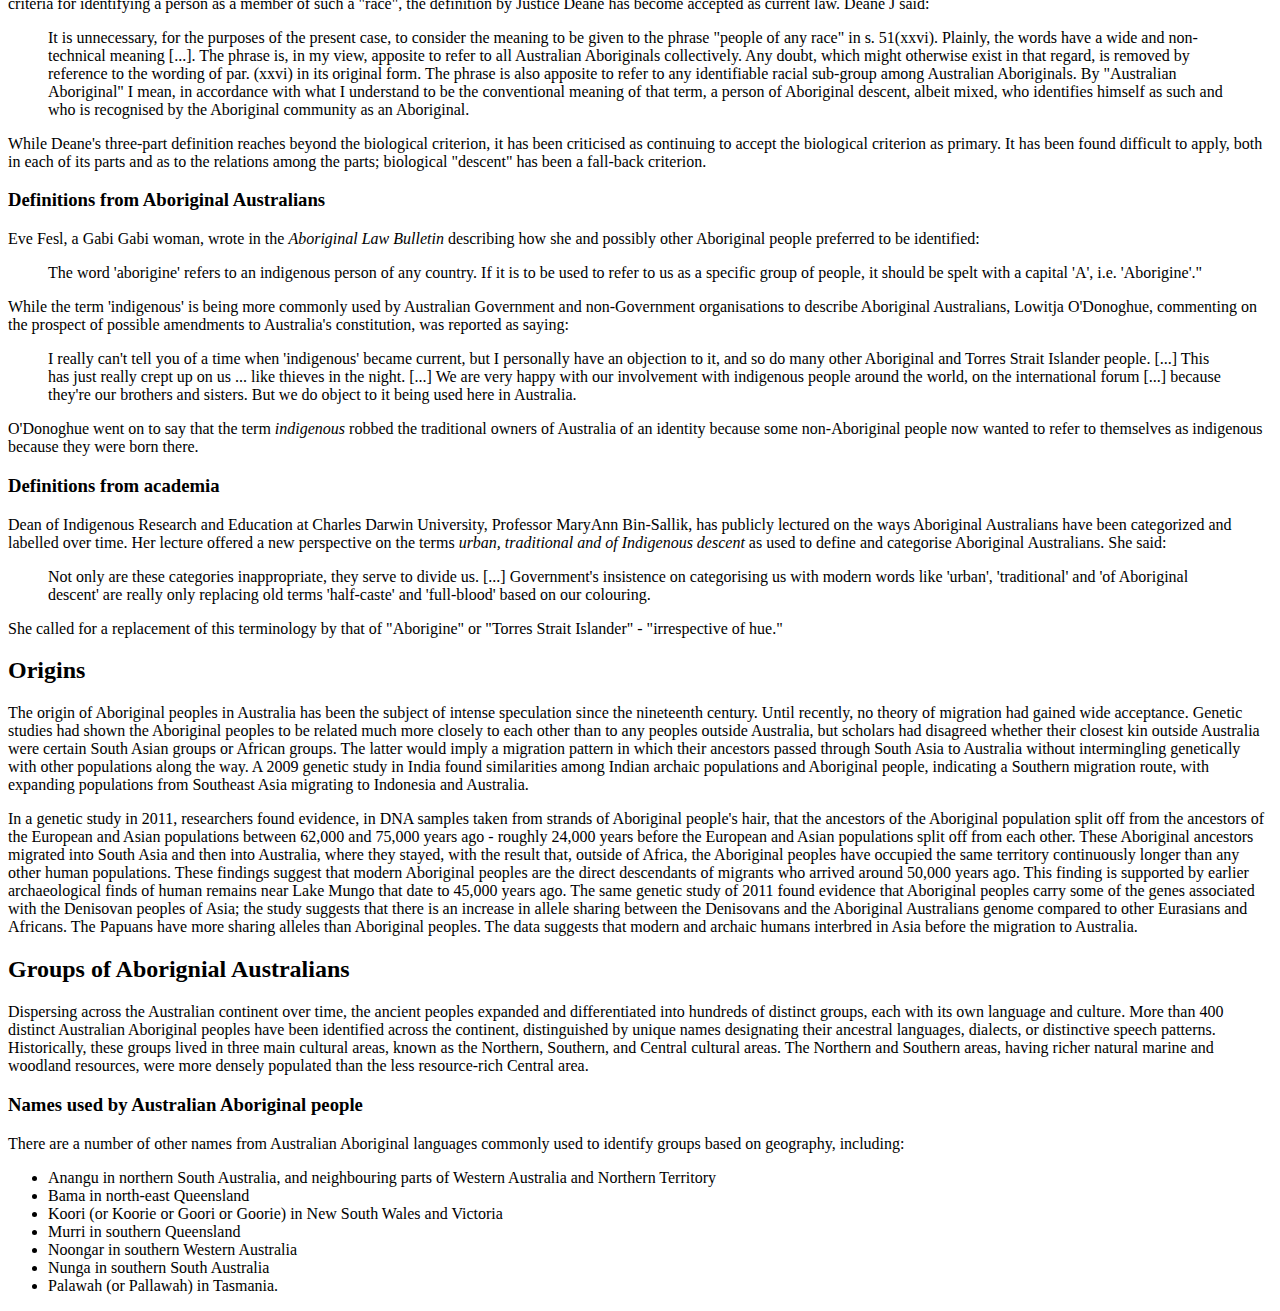
<file: Projects/01-ArticleMarkup/_assets/aboriginal-australians.html>
<!doctype html>
<head> 
	<title>Aboriginal Australians</title>
</head>
<main>
	<h1>Aboriginal Australians</h1>	
	<p>From Wikipedia, the free encyclopedia</p>
	<img src="images/aboriginal-australians.jpg" alt="Group of aboriginal warriors">
	<p><em>Group of Warriors from the tribes west of Hermannsburg, Central Australia. Photographs of Australian Aborigines, &#8216;Aborigine&#8217;s Friends&#8217; Association, Adeleaide 1936. Image: Ivan Copely</em></p>
</main>

<nav>
	<p>
		<ol>
			<li><a href="#Legal"> Legal and administrative definitions</a>
				<ul>
					<li><a href="#DefAb">Definitions from Aboriginal Australians</a></li>
					<li><a href="#DefAc">Definitions from academia</a>
				</ul>
			</li>
			<li><a href="#Origins">Origins</a></li>
			<li><a href="#Groups">Groups of Aboriginal Australians</a>
				<ul>
					<li><a href="#Names">Names used by Australian Aboriginal people</a></li>
				</ul>
			</li>
		</ol> </p>
</nav>

<div id="Legal">
	<h2> Legal and Administrative Definitions </h2>
	<p>The category "Aboriginal Australians" was coined by the British after they began colonising Australia in 1788, to refer collectively to all people they found already inhabiting the continent, and later to the descendants of any of those people. Until the 1980s, the sole legal and administrative criterion for inclusion in this category was race.</p>
		<blockquote>In the era of colonial and post-colonial government, access to basic human rights depended upon your race. If you were a "full blooded Aboriginal native ... [or] any person apparently having an admixture of Aboriginal blood", a half-caste being the "offspring of an Aboriginal mother and other than Aboriginal father" (but not of an Aboriginal father and other than Aboriginal mother), a "quadroon", or had a "strain" of Aboriginal blood you were forced to live on Reserves or Missions, work for rations, given minimal education, and needed governmental approval to marry, visit relatives or use electrical appliances.</blockquote>
	</p>
	<p>The Constitution of Australia, in its original form as of 1901, referred to Aborigines twice but without definition. Section 51(xxvi) gave the Commonwealth parliament power to legislate with respect to "the people of any race" throughout the Commonwealth, except for people of "the aboriginal race". The purpose of this provision was to give the Commonwealth power to regulate non-white immigrant workers, who would follow work opportunities interstate. The only other reference, Section 127, provided simply that "aboriginal natives shall not be counted" in reckoning the size of the population of the Commonwealth or any part of it.</p>
	<p>After both of these references were removed by the 1967 referendum, there was no longer any reference to Aboriginal peoples in the Australian Constitution. Since that time, there have been a number of proposals to amend the constitution to specifically mention Indigenous Australians.</p>
	<img src="images/aboriginal-dwellings.jpg" alt="Aborignal Dwellings">
	<p><em>Aboriginal dwellings in Hermannsburg, Northern Territory, 1923. Image: Herbert Basedow.</em></p>
	<p>The change to Section 51(xxvi) gave the Commonwealth parliament the power to make laws specifically with respect to Aboriginal peoples as a "race". In the Tasmanian Dam Case of 1983, the High Court of Australia was asked to determine whether Commonwealth legislation whose application could relate to Aboriginal people\'97parts of the World Heritage Properties Conservation Act 1983 (Cth) as well as related legislation\'97was supported by Section 51(xxvi) in its new form. The case concerned an application of that legislation that would preserve cultural heritage of Aboriginal Tasmanians. It was held that Aboriginal Australians and Torres Strait Islanders, together or separately, and any part of either, could be regarded as a "race" for this purpose. As to the criteria for identifying a person as a member of such a "race", the definition by Justice Deane has become accepted as current law. Deane J said:
		<blockquote>It is unnecessary, for the purposes of the present case, to consider the meaning to be given to the phrase "people of any race" in s. 51(xxvi). Plainly, the words have a wide and non-technical meaning [...]. The phrase is, in my view, apposite to refer to all Australian Aboriginals collectively. Any doubt, which might otherwise exist in that regard, is removed by reference to the wording of par. (xxvi) in its original form. The phrase is also apposite to refer to any identifiable racial sub-group among Australian Aboriginals. By "Australian Aboriginal" I mean, in accordance with what I understand to be the conventional meaning of that term, a person of Aboriginal descent, albeit mixed, who identifies himself as such and who is recognised by the Aboriginal community as an Aboriginal.</blockquote>
	While Deane's three-part definition reaches beyond the biological criterion, it has been criticised as continuing to accept the biological criterion as primary. It has been found difficult to apply, both in each of its parts and as to the relations among the parts; biological "descent" has been a fall-back criterion. 
</div>

<div id="DefAb">
	<h3>Definitions from Aboriginal Australians</h3>
	<p>Eve Fesl, a Gabi Gabi woman, wrote in the <em> Aboriginal Law Bulletin </em>describing how she and possibly other Aboriginal people preferred to be identified:
		<blockquote> The word 'aborigine' refers to an indigenous person of any country. If it is to be used to refer to us as a specific group of people, it should be spelt with a capital 'A', i.e. 'Aborigine'." </blockquote> </p>
	<p>While the term 'indigenous' is being more commonly used by Australian Government and non-Government organisations to describe Aboriginal Australians, Lowitja O'Donoghue, commenting on the prospect of possible amendments to Australia's constitution, was reported as saying:
		<blockquote>I really can't tell you of a time when 'indigenous' became current, but I personally have an objection to it, and so do many other Aboriginal and Torres Strait Islander people. [...] This has just really crept up on us ... like thieves in the night. [...] We are very happy with our involvement with indigenous people around the world, on the international forum [...] because they're our brothers and sisters. But we do object to it being used here in Australia.</blockquote>
	<p>O'Donoghue went on to say that the term <em> indigenous </em> robbed the traditional owners of Australia of an identity because some non-Aboriginal people now wanted to refer to themselves as indigenous because they were born there.</p>
</div>
<div id="DefAc">
	<h3>Definitions from academia</h3>
	<p>Dean of Indigenous Research and Education at Charles Darwin University, Professor MaryAnn Bin-Sallik, has publicly lectured on the ways Aboriginal Australians have been categorized and labelled over time. Her lecture offered a new perspective on the terms <em> urban, traditional and of Indigenous descent </em> as used to define and categorise Aboriginal Australians. She said:
		<blockquote>Not only are these categories inappropriate, they serve to divide us. [...] Government's insistence on categorising us with modern words like 'urban', 'traditional' and 'of Aboriginal descent' are really only replacing old terms 'half-caste' and 'full-blood' based on our colouring. </blockquote>
	She called for a replacement of this terminology by that of "Aborigine" or "Torres Strait Islander" - "irrespective of hue."</p>
</div>

<div id="Origins">
	<h2>Origins</h2>
	<p>The origin of Aboriginal peoples in Australia has been the subject of intense speculation since the nineteenth century. Until recently, no theory of migration had gained wide acceptance. Genetic studies had shown the Aboriginal peoples to be related much more closely to each other than to any peoples outside Australia, but scholars had disagreed whether their closest kin outside Australia were certain South Asian groups or African groups. The latter would imply a migration pattern in which their ancestors passed through South Asia to Australia without intermingling genetically with other populations along the way. A 2009 genetic study in India found similarities among Indian archaic populations and Aboriginal people, indicating a Southern migration route, with expanding populations from Southeast Asia migrating to Indonesia and Australia.</p>
	<p>In a genetic study in 2011, researchers found evidence, in DNA samples taken from strands of Aboriginal people's hair, that the ancestors of the Aboriginal population split off from the ancestors of the European and Asian populations between 62,000 and 75,000 years ago - roughly 24,000 years before the European and Asian populations split off from each other. These Aboriginal ancestors migrated into South Asia and then into Australia, where they stayed, with the result that, outside of Africa, the Aboriginal peoples have occupied the same territory continuously longer than any other human populations. These findings suggest that modern Aboriginal peoples are the direct descendants of migrants who arrived around 50,000 years ago. This finding is supported by earlier archaeological finds of human remains near Lake Mungo that date to 45,000 years ago. The same genetic study of 2011 found evidence that Aboriginal peoples carry some of the genes associated with the Denisovan peoples of Asia; the study suggests that there is an increase in allele sharing between the Denisovans and the Aboriginal Australians genome compared to other Eurasians and Africans. The Papuans have more sharing alleles than Aboriginal peoples. The data suggests that modern and archaic humans interbred in Asia before the migration to Australia.</p>
</div>

<div id="Groups">
<h2>Groups of Aborignial Australians</h2>
	<p>Dispersing across the Australian continent over time, the ancient peoples expanded and differentiated into hundreds of distinct groups, each with its own language and culture. More than 400 distinct Australian Aboriginal peoples have been identified across the continent, distinguished by unique names designating their ancestral languages, dialects, or distinctive speech patterns. Historically, these groups lived in three main cultural areas, known as the Northern, Southern, and Central cultural areas. The Northern and Southern areas, having richer natural marine and woodland resources, were more densely populated than the less resource-rich Central area.</p>
</div>
<div id="Names">
	<h3> Names used by Australian Aboriginal people </h3>
	<p>There are a number of other names from Australian Aboriginal languages commonly used to identify groups based on geography, including:
		<ul>
			<li>Anangu in northern South Australia, and neighbouring parts of Western Australia and Northern Territory</li>
			<li>Bama in north-east Queensland</li>
			<li>Koori (or Koorie or Goori or Goorie) in New South Wales and Victoria</li>
			<li>Murri in southern Queensland</li>
			<li>Noongar in southern Western Australia</li>
			<li>Nunga in southern South Australia</li>
			<li>Palawah (or Pallawah) in Tasmania.</li>
		</ul> </p>
</div>
</file>
<file: Demos/03-MoreCSS/css/master.css>
.box {
	background: url("../images/bg.gif") no-repeat 50px 50px;
	height: 800px;
}

.logo {
	background: url(../images/logo.png) no-repeat center;
	display: block;
	height: 90px;
	width: 280px;
	text-indent: 100%;
	overflow: hidden;
	white-space: nowrap;
}

.square {
	height: 200px;
	width: 200px;
	background: gray;
}

.bar {
	height: 200px;
	background: #cccccc;
	clear: both;
}

.clearfix.after {
	content: '';
	display: block;
	clear: both;
}

.left{
	float: left;
}

.right{
	float: right;
}
</file>
<file: Projects/03-CoffeeShop/master.css>
header {
	background: #222222;
	background-image: url('images/header.jpg');
	background-size: cover;
	height: 560px;
	margin: 0px;
}


.main {
	text-align: center;
	margin: 0 auto;
	padding: 150px 50px;
}

h1 {
	font-family: SanchezCondensed, sans-serif;
	font-weight: normal;
	font-style: normal;
	font-size: 60px;
	color: #fff;

}

p.main {
	font-family: 'Lato', sans-serif;
	font-size: 22px;
	color: #ccc;
	margin-top: -180px;
}

section.menu {
	background: #AC8420;
	height: 720px;
	margin: -30px 0;
}

h2 {
	text-align: center;
	font-family: SanchezCondensed, sans-serif;
	font-weight: normal;
	font-style: normal;
	font-size: 32px;
	color: #222;
}

.menuhead {
	width: 760px;
	margin: 0 auto;
	padding-top: 50px;
}

.coffee {
	width: 300px;
}

.left{
	float: left;
	width: 39%;
	margin-left: 10%;
	margin-right: 2%;
}

.right{
	float: right;
	width: 39%;
	margin-right: 10%;
}

.clearfix.after {
	content: '';
	display: block;
	clear: both;
}

dt {
  float: left;
  font-family: 'Lato', sans-serif;
  font-size: 16px;
  line-height: 32px;
  color: #fff;
 }

dd {
  float: right;
  font-family: 'Lato', sans-serif;
  font-size: 16px;
  line-height: 32px;
  color: #DECC9C;
  margin-right: 50px;
}

hr {
	margin-top: 20px;
	border: 2px solid #9B761C;
}

.espresso {
	margin-top: 100px;
}

section.location {
	margin-top: 100px;
	height: 500px;
}

.map {
	font-family: 'Lato', sans-serif;
 	font-size: 16px;
 	color: #666666;
 	line-height: 24px;
}

h3 {
	font-family: SanchezCondensed, sans-serif;
	font-weight: normal;
	font-style: normal;
	font-size: 26px;
	color: #222;
}

.button {
	width: 160px;
	height: 50px;
	border: 2px solid #AC8420;
	font-family: 'Lato', sans-serif;
 	font-size: 16px;
 	line-height: 14px;
 	color: #AC8420;
 	text-align: center;
}

footer {
	background: #222;
	margin: -100px 0px;
	height: 200px;
}

a {
	text-decoration: none
}

.foot {
	float: left;
	width: 30%;
	margin: 100px 1.5%;
	text-align: center;
	font-family: 'Lato', sans-serif;
 	font-size: 12px;
 	color: #ffffff;
 	text-transform: uppercase;
}


.icon {
	margin-top: 80px;
}
</file>
<file: Projects/03-CoffeeShop/MyFontsWebfontsKit.css>
/**
 * @license
 * MyFonts Webfont Build ID 2969105, 2015-02-10T01:44:16-0500
 * 
 * The fonts listed in this notice are subject to the End User License
 * Agreement(s) entered into by the website owner. All other parties are 
 * explicitly restricted from using the Licensed Webfonts(s).
 * 
 * You may obtain a valid license at the URLs below.
 * 
 * Webfont: SanchezCondensed by Latinotype
 * URL: http://www.myfonts.com/fonts/latinotype/sanchez-condensed/regular/
 * Copyright: Copyright (c) 2012 by Daniel hern&#x00C3;&#x00A1;ndez. All rights reserved.
 * Licensed pageviews: 10,000
 * 
 * 
 * License: http://www.myfonts.com/viewlicense?type=web&buildid=2969105
 * 
 * © 2015 MyFonts Inc
*/


/* @import must be at top of file, otherwise CSS will not work */
@import url("//hello.myfonts.net/count/2d4e11");

  
@font-face {font-family: 'SanchezCondensed';src: url('webfonts/2D4E11_0_0.eot');src: url('webfonts/2D4E11_0_0.eot?#iefix') format('embedded-opentype'),url('webfonts/2D4E11_0_0.woff2') format('woff2'),url('webfonts/2D4E11_0_0.woff') format('woff'),url('webfonts/2D4E11_0_0.ttf') format('truetype');}
</file>
<file: Projects/04-Calculator/css/main.css>
*,
	*:before,
	*:after {
	    -webkit-box-sizing: border-box;
	       -moz-box-sizing: border-box;
	            box-sizing: border-box;
	}

	*:focus {
		outline: none;
	}

	html,
	body {
		background: #F5F5F5;
		height: 100%;
		min-height: 100%;
		margin: 0;
		padding: 0;
		position: relative;
		width: 100%;
	}

	.calculator {
		background: #778899;
		border-radius: 5px;
		box-shadow: 0 -3px 0 rgba(0, 0, 0, 0.2) inset, 0 5px 20px rgba(0, 0, 0, 0.3);
		bottom: 0;
		height: 400px;
		left: 0;
		margin: auto;
		position: absolute;
		right: 0;
		top: 0;
		width: 350px;
	}

	.calculator .container {
		height: 100%;
		padding: 5%;
		position: relative;
		width: 100%;
	}

	.calculator .header,
	.calculator .header:before,
	.calculator .header:after {
		border-bottom: 1px solid rgba(255, 255, 255, 0.4);
	}

	.calculator .header {
		color: rgba(255, 255, 255, 0.8);
		font-family: "Audiowide", sans-serif;
		height: 12px;
		left: 2px;
		letter-spacing: 0.05em;
		margin: 0 1.3% 15px;
		position: relative;
		text-align: right;
		text-transform: uppercase;
		-webkit-transform: skewX(-15deg);
				transform: skewX(-15deg);
		-webkit-user-select: none;
		   -moz-user-select: none;
		    -ms-user-select: none;
				user-select: none;
	}

	.calculator .header:before,
	.calculator .header:after {
		content: '';
		display: block;
		height: 1px;
		left: 0;
		position: absolute;
		width: 100%;
		z-index: 1;
	}

	.calculator .header:before {
		bottom: 3px;
	}

	.calculator .header:after {
		bottom: -5px;
	}

	.calculator .header h1 {
		background: #778899;
		display: inline-block;
		font-size: 12px;
		margin: 0;
		padding: 0 0 0 7px;
		position: relative;
		z-index: 2;
	}

	.calculator .button,
	.calculator .display {
		border: none;
		border-radius: 3px;
		display: block;
		float: left;
		font-family: monospace;
		font-size: 20px;
		margin: 1.3% 1%;
	}

	.calculator .button {
		background: #fff;
		box-shadow: 0 3px 0 rgba(0, 0, 0, 0.2);
		color: #333;
		height: 12.1%;
		padding: 0;
		position: relative;
		top: 0;
		width: 23%;
	}

	.calculator .button:active,
	.calculator .button.active {
		box-shadow: 0 0 0 rgba(0, 0, 0, 0);
		position: relative;
		top: 2px;
	}

	.calculator .button.operator,
	.calculator .button.equals {
		background-color: #87CEEB;
	}

	.calculator .button.clear,
	.calculator .button.back {
		background-color: #FFD700;
	}

	.calculator .button.wide {
		width: 48%;
	}

	.calculator .button.tall {
		height: 26.5%;
	}

	.calculator .button.right {
		float: right;
	}

	.calculator .display {
		background: #46515B;
		box-shadow: 0 3px 0 rgba(0, 0, 0, 0.15) inset;
		color: #fff;
		font-size: 34px;
		height: 19%;
		padding: 0 4%;
		text-align: right;
		width: 98%;
	}
</file>
